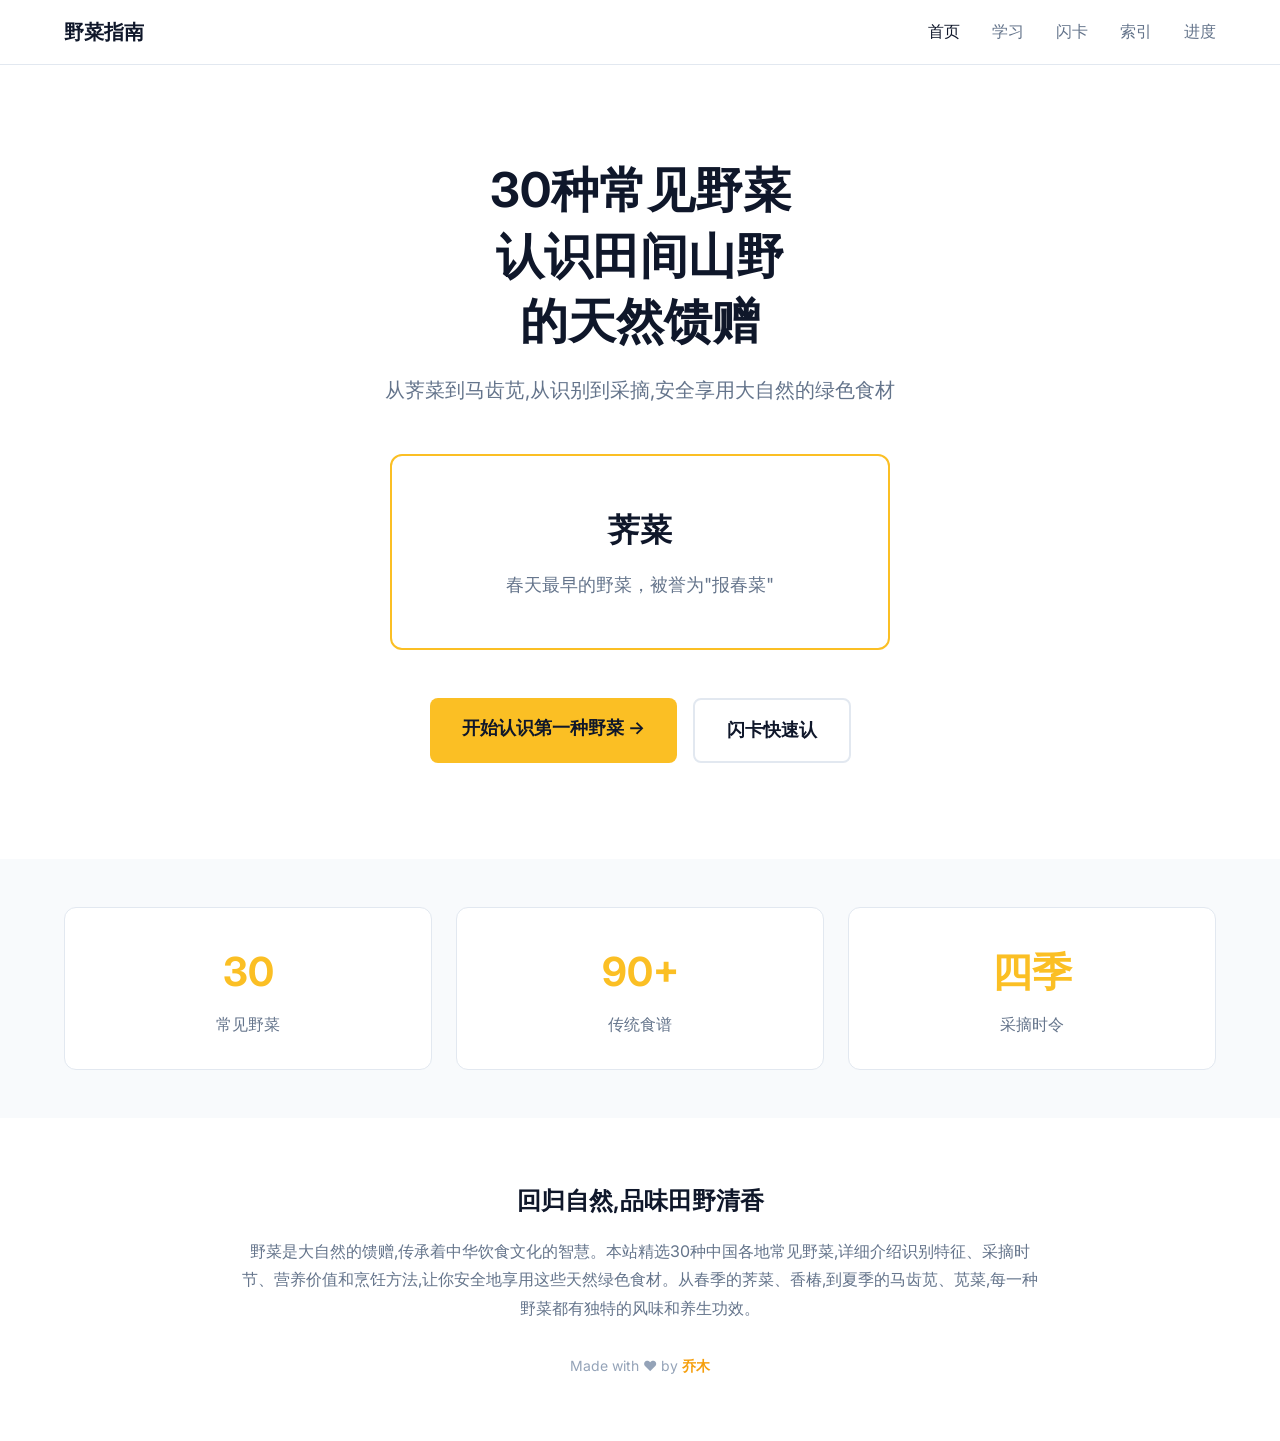
<file: index.html>
<!DOCTYPE html>
<html lang="zh-CN">
<head>
  <meta charset="UTF-8">
  <meta name="viewport" content="width=device-width, initial-scale=1.0">
  <title>野菜识别与采食指南</title>

  <!-- SEO 基础 -->
  <meta name="description" content="野菜是大自然的馈赠,传承着中华饮食文化的智慧。本站精选30种中国各地常见野菜,详细介绍识别特征、采摘时节、营养价值和烹饪方法,让你安全地享用这些天然绿色食材。">
  <meta name="keywords" content="野菜,学习,知识,野菜识别,野菜采摘,可食用野菜,荠菜,马齿苋,蒲公英">
  <meta name="author" content="乔木">
  <meta name="language" content="zh-CN">
  <meta name="robots" content="index, follow">
  <link rel="canonical" href="https://wild-vegetables.vercel.app/">

  <!-- Open Graph (社交分享) -->
  <meta property="og:title" content="野菜识别与采食指南">
  <meta property="og:description" content="野菜是大自然的馈赠,传承着中华饮食文化的智慧。本站精选30种中国各地常见野菜,详细介绍识别特征、采摘时节、营养价值和烹饪方法。">
  <meta property="og:type" content="website">
  <meta property="og:url" content="https://wild-vegetables.vercel.app/">
  <meta property="og:image" content="https://wild-vegetables.vercel.app/icon-512.png">
  <meta property="og:site_name" content="野菜识别与采食指南">
  <meta property="og:locale" content="zh_CN">

  <!-- Twitter Card -->
  <meta name="twitter:card" content="summary_large_image">
  <meta name="twitter:site" content="@vista8">
  <meta name="twitter:creator" content="@vista8">
  <meta name="twitter:title" content="野菜识别与采食指南">
  <meta name="twitter:description" content="野菜是大自然的馈赠,传承着中华饮食文化的智慧。本站精选30种中国各地常见野菜,详细介绍识别特征、采摘时节、营养价值和烹饪方法。">
  <meta name="twitter:image" content="https://wild-vegetables.vercel.app/icon-512.png">

  <!-- Favicon -->
  <link rel="icon" href="data:image/svg+xml,<svg xmlns='http://www.w3.org/2000/svg' viewBox='0 0 100 100'><text y='.9em' font-size='90'>🌿</text></svg>">

  <!-- PWA 支持 -->
  <link rel="manifest" href="/manifest.json">
  <meta name="theme-color" content="#FBBF24">

  <!-- iOS Safari PWA 支持 -->
  <meta name="apple-mobile-web-app-capable" content="yes">
  <meta name="apple-mobile-web-app-status-bar-style" content="black-translucent">
  <meta name="apple-mobile-web-app-title" content="野菜学习">
  <link rel="apple-touch-icon" href="/icon-192.png">

  <!-- Google Fonts -->
  <link rel="preconnect" href="https://fonts.googleapis.com">
  <link rel="preconnect" href="https://fonts.gstatic.com" crossorigin>
  <link href="https://fonts.googleapis.com/css2?family=Inter:wght@300;400;500;600;700&display=swap" rel="stylesheet">

  <!-- 样式 -->
  <link rel="stylesheet" href="css/minimal.css">
</head>
<body>
  <!-- 导航栏 -->
  <nav class="nav">
    <div class="nav-container">
      <div class="nav-logo">野菜指南</div>
      <div class="nav-links">
        <a href="index.html" class="nav-link active">首页</a>
        <a href="learn.html" class="nav-link">学习</a>
        <a href="flashcard.html" class="nav-link">闪卡</a>
        <a href="roots.html" class="nav-link">索引</a>
        <a href="progress.html" class="nav-link">进度</a>
      </div>
    </div>
  </nav>

  <!-- Hero 区 -->
  <section class="hero">
    <div class="container">
      <h1 class="hero-title">
        <span class="hero-title-line">30种常见野菜</span>
        <span class="hero-title-line">认识田间山野</span>
        <span class="hero-title-line">的天然馈赠</span>
      </h1>
      <p class="hero-subtitle">从荠菜到马齿苋,从识别到采摘,安全享用大自然的绿色食材</p>

      <!-- 动画演示区 -->
      <div class="demo-section" id="demoSection">
        <div class="demo-card" id="demoCard">
          <div class="demo-card-content">
            <div class="demo-root" id="demoRoot"></div>
            <div class="demo-meaning" id="demoMeaning"></div>
          </div>
        </div>
      </div>

      <!-- CTA 按钮 -->
      <div class="hero-cta">
        <a href="learn.html" class="btn btn-primary btn-large">开始认识第一种野菜 →</a>
        <a href="flashcard.html" class="btn btn-secondary btn-large">闪卡快速认</a>
      </div>
    </div>
  </section>

  <!-- 统计卡片 -->
  <section class="stats">
    <div class="container">
      <div class="stats-grid">
        <div class="stat-card">
          <div class="stat-value">30</div>
          <div class="stat-label">常见野菜</div>
        </div>
        <div class="stat-card">
          <div class="stat-value">90+</div>
          <div class="stat-label">传统食谱</div>
        </div>
        <div class="stat-card">
          <div class="stat-value">四季</div>
          <div class="stat-label">采摘时令</div>
        </div>
      </div>
    </div>
  </section>

  <!-- 底部介绍 -->
  <footer class="footer">
    <div class="container">
      <p class="footer-tagline">回归自然,品味田野清香</p>
      <p class="footer-description">
        野菜是大自然的馈赠,传承着中华饮食文化的智慧。本站精选30种中国各地常见野菜,详细介绍识别特征、采摘时节、营养价值和烹饪方法,让你安全地享用这些天然绿色食材。从春季的荠菜、香椿,到夏季的马齿苋、苋菜,每一种野菜都有独特的风味和养生功效。
      </p>
      <p class="footer-credit">Made with ❤️ by <a href="https://twitter.com/vista8" target="_blank">乔木</a></p>
    </div>
  </footer>

  <!-- 脚本 -->
  <script src="js/siteConfig.js"></script>
  <script src="js/wordData.js"></script>
  <script>
    // 首页动画演示
    (function() {
      try {
        const demoCard = document.getElementById('demoCard');
        const demoRoot = document.getElementById('demoRoot');
        const demoMeaning = document.getElementById('demoMeaning');

        if (!demoCard || !demoRoot || !demoMeaning || typeof WordRoots === 'undefined') {
          return;
        }

        // 取前5个野菜用于演示
        const demoItems = WordRoots.slice(0, 5);
        let currentIndex = 0;

        function showNext() {
          const item = demoItems[currentIndex];

          // 淡出
          demoCard.style.opacity = '0';

          setTimeout(() => {
            // 更新内容
            if (demoRoot && demoMeaning) {
              demoRoot.textContent = item.root;
              demoMeaning.textContent = item.meaning;
            }

            // 淡入
            demoCard.style.opacity = '1';

            // 下一个
            currentIndex = (currentIndex + 1) % demoItems.length;
          }, 300);
        }

        // 初始显示
        if (demoItems.length > 0) {
          demoRoot.textContent = demoItems[0].root;
          demoMeaning.textContent = demoItems[0].meaning;
          currentIndex = 1;
        }

        // 每3秒切换
        setInterval(showNext, 3000);
      } catch (error) {
        console.error('Demo animation error:', error);
      }
    })();
  </script>
</body>
</html>
</file>
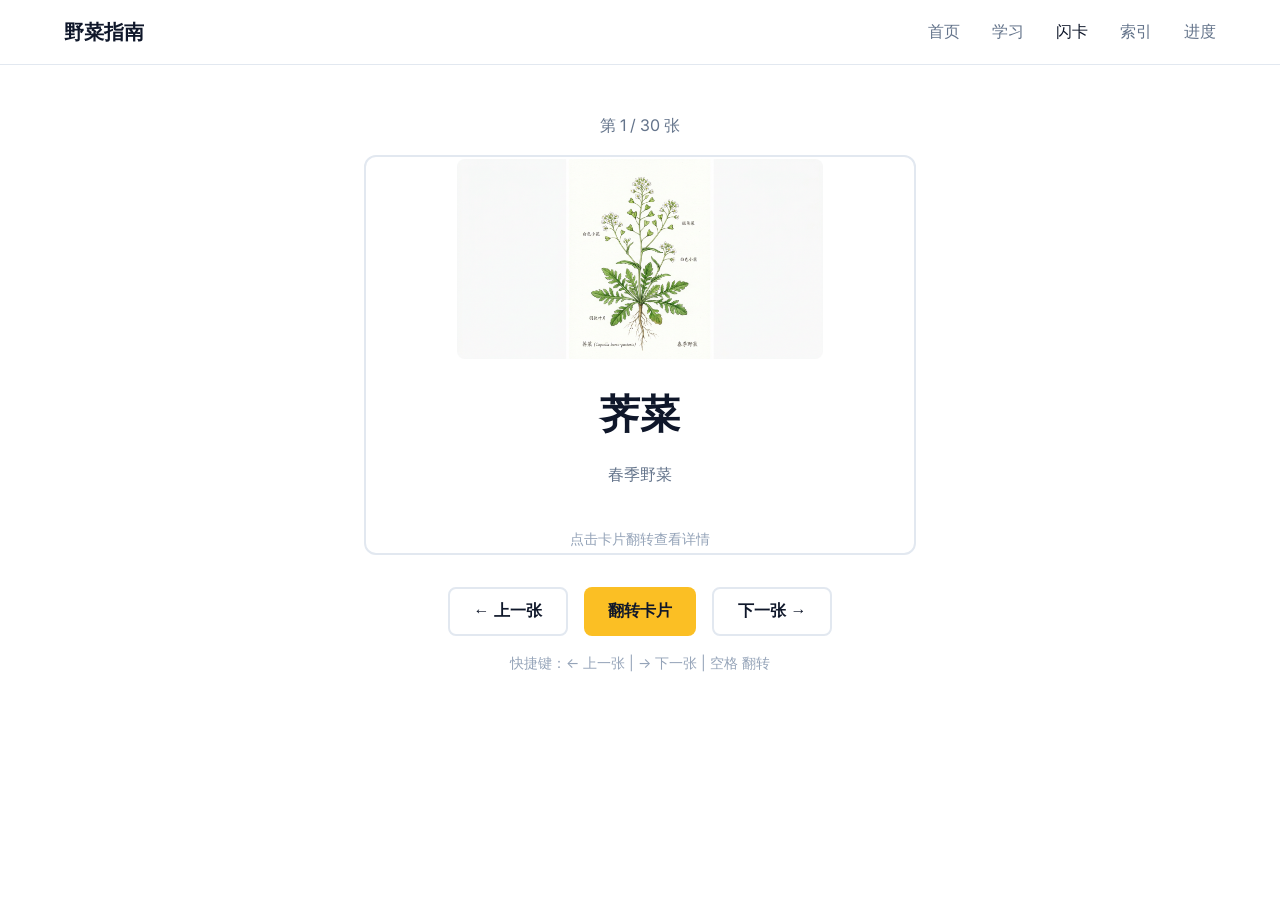
<file: flashcard.html>
<!DOCTYPE html>
<html lang="zh-CN">
<head>
  <meta charset="UTF-8">
  <meta name="viewport" content="width=device-width, initial-scale=1.0">
  <title>闪卡复习 - 野菜识别与采食指南</title>
  <meta name="description" content="通过闪卡快速复习30种常见野菜">
  <link rel="icon" href="data:image/svg+xml,<svg xmlns='http://www.w3.org/2000/svg' viewBox='0 0 100 100'><text y='.9em' font-size='90'>🌿</text></svg>">
  <link rel="manifest" href="/manifest.json">
  <meta name="theme-color" content="#FBBF24">
  <link rel="preconnect" href="https://fonts.googleapis.com">
  <link rel="preconnect" href="https://fonts.gstatic.com" crossorigin>
  <link href="https://fonts.googleapis.com/css2?family=Inter:wght@300;400;500;600;700&display=swap" rel="stylesheet">
  <link rel="stylesheet" href="css/minimal.css">
</head>
<body>
  <nav class="nav">
    <div class="nav-container">
      <div class="nav-logo">野菜指南</div>
      <div class="nav-links">
        <a href="index.html" class="nav-link">首页</a>
        <a href="learn.html" class="nav-link">学习</a>
        <a href="flashcard.html" class="nav-link active">闪卡</a>
        <a href="roots.html" class="nav-link">索引</a>
        <a href="progress.html" class="nav-link">进度</a>
      </div>
    </div>
  </nav>

  <div class="flashcard-container">
    <div class="learn-progress" id="progressText"></div>

    <div class="flashcard" id="flashcard">
      <div class="flashcard-inner">
        <div class="flashcard-front">
          <div id="frontImage" style="display: none; margin-bottom: 1rem;">
            <img id="frontImg" src="" alt="" style="max-width: 100%; max-height: 200px; border-radius: 8px; object-fit: cover;">
          </div>
          <div class="flashcard-root" id="frontRoot"></div>
          <div class="flashcard-category" id="frontCategory"></div>
          <p class="flashcard-hint">点击卡片翻转查看详情</p>
        </div>
        <div class="flashcard-back">
          <div id="backImage" style="display: none; margin-bottom: 1rem;">
            <img id="backImg" src="" alt="" style="max-width: 100%; max-height: 180px; border-radius: 8px; object-fit: cover;">
          </div>
          <div class="flashcard-meaning" id="backMeaning"></div>
          <div class="flashcard-description" id="backDescription"></div>
        </div>
      </div>
    </div>

    <div class="flashcard-controls">
      <button class="btn btn-secondary" id="prevBtn">← 上一张</button>
      <button class="btn btn-primary" id="flipBtn">翻转卡片</button>
      <button class="btn btn-secondary" id="nextBtn">下一张 →</button>
    </div>
    <p class="flashcard-hint">快捷键：← 上一张 | → 下一张 | 空格 翻转</p>
  </div>

  <script src="js/wordData.js"></script>
  <script>
    (function() {
      try {
        let currentIndex = 0;
        const flashcard = document.getElementById('flashcard');
        const progressText = document.getElementById('progressText');
        const frontRoot = document.getElementById('frontRoot');
        const frontCategory = document.getElementById('frontCategory');
        const frontImage = document.getElementById('frontImage');
        const frontImg = document.getElementById('frontImg');
        const backMeaning = document.getElementById('backMeaning');
        const backDescription = document.getElementById('backDescription');
        const backImage = document.getElementById('backImage');
        const backImg = document.getElementById('backImg');
        const prevBtn = document.getElementById('prevBtn');
        const nextBtn = document.getElementById('nextBtn');
        const flipBtn = document.getElementById('flipBtn');

        function renderCard() {
          if (!WordRoots || WordRoots.length === 0) {
            console.error('No data available');
            return;
          }

          const item = WordRoots[currentIndex];

          // 移除翻转状态
          if (flashcard) flashcard.classList.remove('flipped');

          // 更新内容
          if (frontRoot) frontRoot.textContent = item.root;
          if (frontCategory) frontCategory.textContent = item.origin;
          if (backMeaning) backMeaning.textContent = item.meaning;
          if (backDescription) backDescription.textContent = item.description.substring(0, 150) + '...';

          // 更新图片
          if (item.image) {
            if (frontImage && frontImg) {
              frontImg.src = item.image;
              frontImg.alt = item.root;
              frontImage.style.display = 'block';
            }
            if (backImage && backImg) {
              backImg.src = item.image;
              backImg.alt = item.root;
              backImage.style.display = 'block';
            }
          } else {
            if (frontImage) frontImage.style.display = 'none';
            if (backImage) backImage.style.display = 'none';
          }

          // 更新进度
          if (progressText) {
            progressText.textContent = `第 ${currentIndex + 1} / ${WordRoots.length} 张`;
          }

          // 更新按钮状态
          if (prevBtn) prevBtn.disabled = currentIndex === 0;
          if (nextBtn) nextBtn.disabled = currentIndex === WordRoots.length - 1;
        }

        function flipCard() {
          if (flashcard) {
            flashcard.classList.toggle('flipped');
          }
        }

        if (prevBtn) {
          prevBtn.onclick = () => {
            if (currentIndex > 0) {
              currentIndex--;
              renderCard();
            }
          };
        }

        if (nextBtn) {
          nextBtn.onclick = () => {
            if (currentIndex < WordRoots.length - 1) {
              currentIndex++;
              renderCard();
            }
          };
        }

        if (flipBtn) {
          flipBtn.onclick = flipCard;
        }

        if (flashcard) {
          flashcard.onclick = flipCard;
        }

        // 键盘快捷键
        document.addEventListener('keydown', (e) => {
          if (e.key === 'ArrowLeft' && currentIndex > 0) {
            currentIndex--;
            renderCard();
          } else if (e.key === 'ArrowRight' && currentIndex < WordRoots.length - 1) {
            currentIndex++;
            renderCard();
          } else if (e.key === ' ') {
            e.preventDefault();
            flipCard();
          }
        });

        // 初始渲染
        renderCard();
      } catch (error) {
        console.error('Flashcard error:', error);
      }
    })();
  </script>
</body>
</html>
</file>
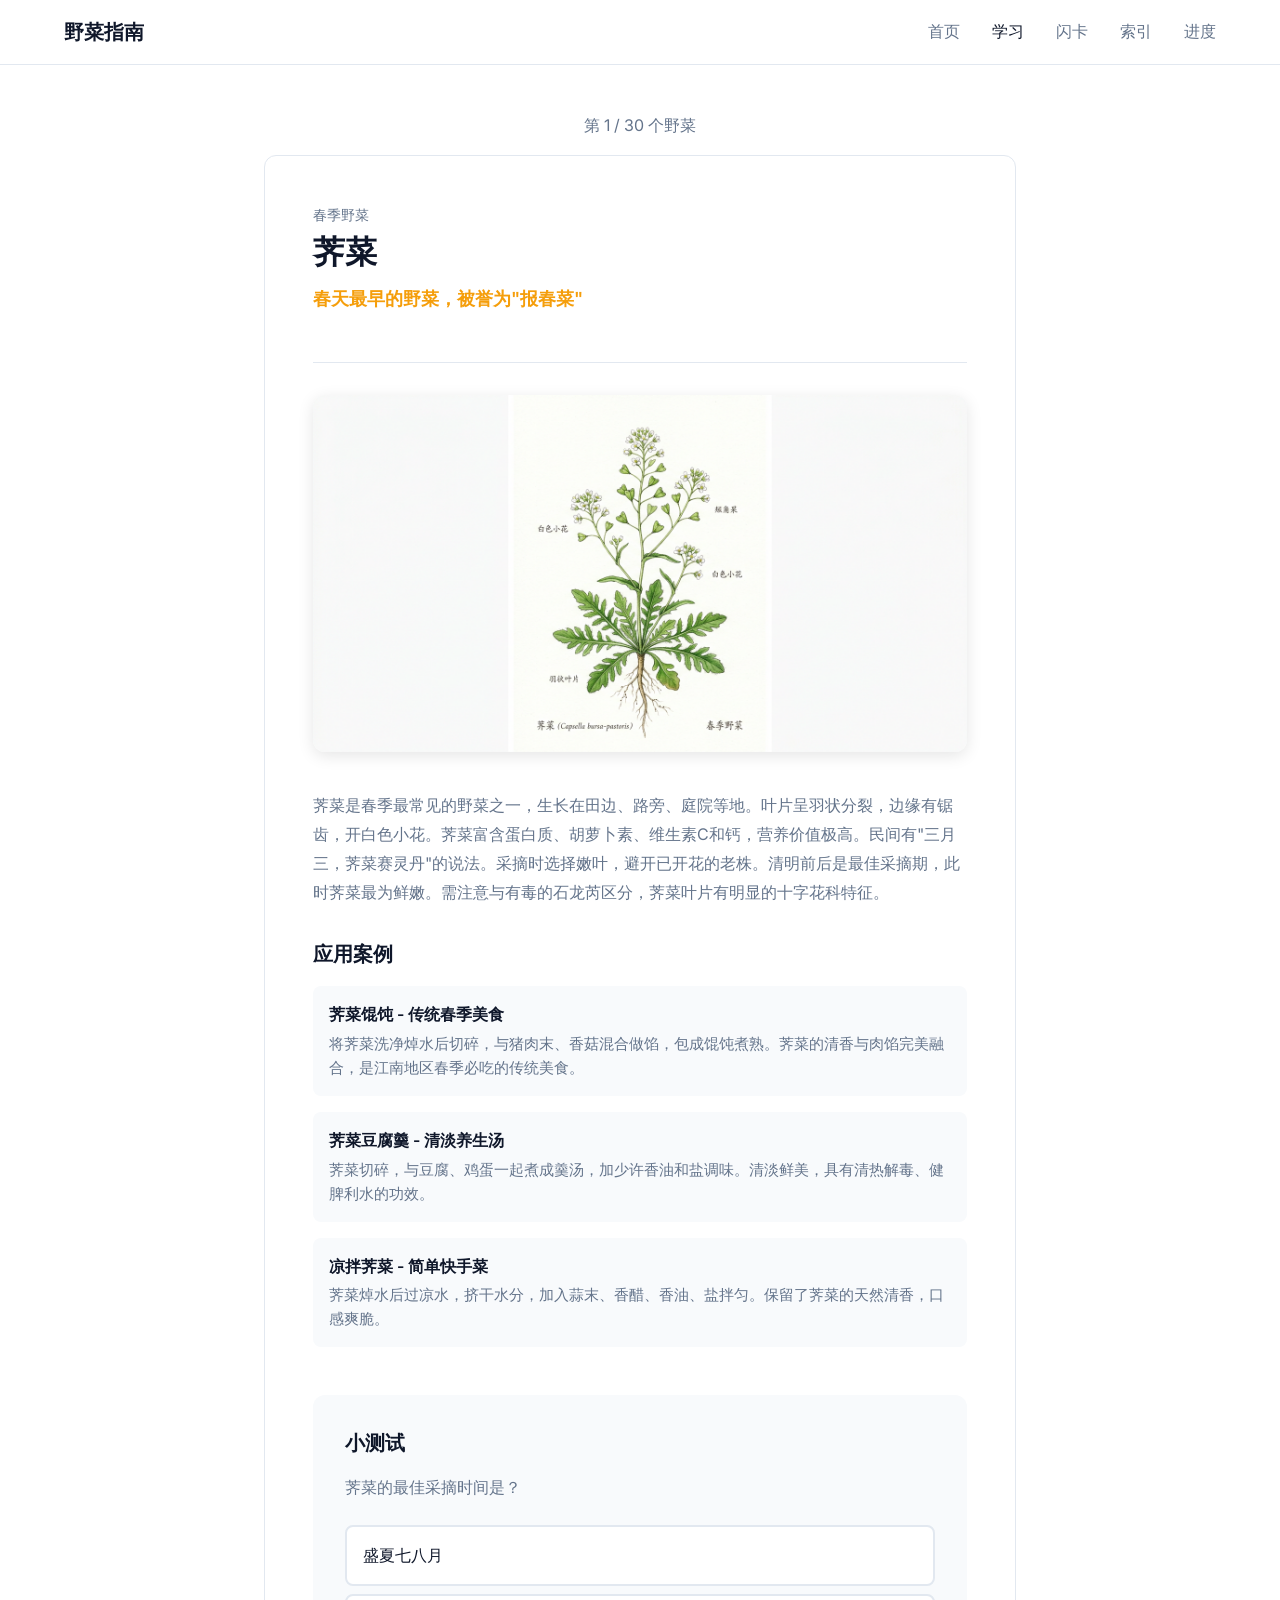
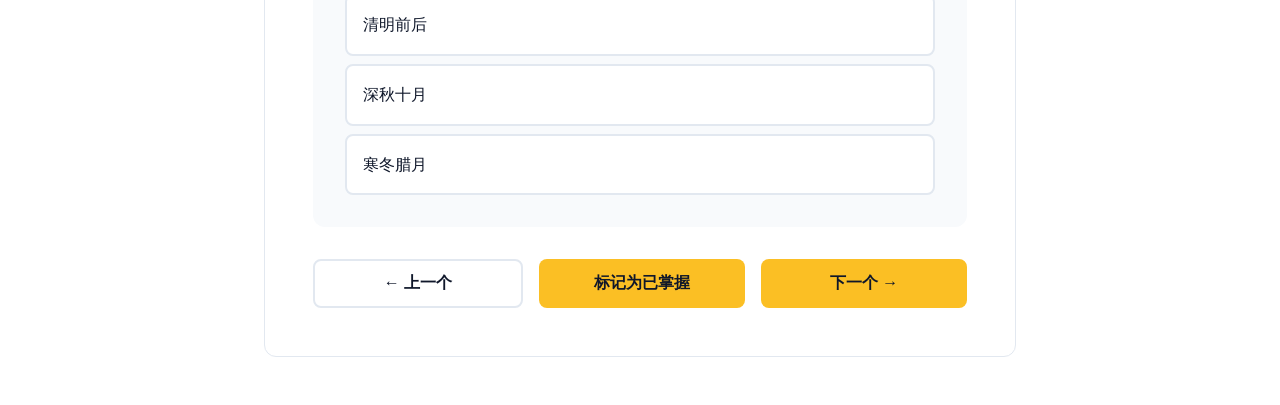
<file: learn.html>
<!DOCTYPE html>
<html lang="zh-CN">
<head>
  <meta charset="UTF-8">
  <meta name="viewport" content="width=device-width, initial-scale=1.0">
  <title>渐进式学习 - 野菜识别与采食指南</title>
  <meta name="description" content="渐进式学习30种常见野菜,逐个掌握识别特征、采摘方法和烹饪技巧">
  <link rel="icon" href="data:image/svg+xml,<svg xmlns='http://www.w3.org/2000/svg' viewBox='0 0 100 100'><text y='.9em' font-size='90'>🌿</text></svg>">
  <link rel="manifest" href="/manifest.json">
  <meta name="theme-color" content="#FBBF24">
  <link rel="preconnect" href="https://fonts.googleapis.com">
  <link rel="preconnect" href="https://fonts.gstatic.com" crossorigin>
  <link href="https://fonts.googleapis.com/css2?family=Inter:wght@300;400;500;600;700&display=swap" rel="stylesheet">
  <link rel="stylesheet" href="css/minimal.css">
</head>
<body>
  <nav class="nav">
    <div class="nav-container">
      <div class="nav-logo">野菜指南</div>
      <div class="nav-links">
        <a href="index.html" class="nav-link">首页</a>
        <a href="learn.html" class="nav-link active">学习</a>
        <a href="flashcard.html" class="nav-link">闪卡</a>
        <a href="roots.html" class="nav-link">索引</a>
        <a href="progress.html" class="nav-link">进度</a>
      </div>
    </div>
  </nav>

  <div class="learn-container">
    <div class="learn-progress" id="progressText"></div>

    <div class="learn-card" id="learnCard">
      <div class="learn-header">
        <div class="learn-category" id="category"></div>
        <h1 class="learn-title" id="title"></h1>
        <div class="learn-meaning" id="meaning"></div>
      </div>

      <div id="imageSection" style="display: none; text-align: center; margin-bottom: 2rem;">
        <img id="vegetableImage" src="" alt="" style="max-width: 100%; max-height: 400px; border-radius: 12px; box-shadow: 0 4px 16px rgba(0,0,0,0.1);">
      </div>

      <div class="learn-description" id="description"></div>

      <div class="learn-examples" id="examplesSection">
        <h3 class="learn-examples-title">应用案例</h3>
        <div id="examplesList"></div>
      </div>

      <div class="quiz-section" id="quizSection" style="display: none;">
        <h3 class="quiz-title">小测试</h3>
        <div class="quiz-question" id="quizQuestion"></div>
        <div class="quiz-options" id="quizOptions"></div>
        <div class="quiz-feedback" id="quizFeedback" style="display: none;"></div>
      </div>

      <div class="learn-nav">
        <button class="btn btn-secondary btn-nav" id="prevBtn">← 上一个</button>
        <button class="btn btn-primary btn-nav" id="masteredBtn">已掌握 ✓</button>
        <button class="btn btn-primary btn-nav" id="nextBtn">下一个 →</button>
      </div>
    </div>
  </div>

  <script src="js/wordData.js"></script>
  <script src="js/storage.js"></script>
  <script>
    (function() {
      try {
        let currentIndex = 0;
        const progressText = document.getElementById('progressText');
        const category = document.getElementById('category');
        const title = document.getElementById('title');
        const meaning = document.getElementById('meaning');
        const description = document.getElementById('description');
        const examplesList = document.getElementById('examplesList');
        const quizSection = document.getElementById('quizSection');
        const quizQuestion = document.getElementById('quizQuestion');
        const quizOptions = document.getElementById('quizOptions');
        const quizFeedback = document.getElementById('quizFeedback');
        const prevBtn = document.getElementById('prevBtn');
        const nextBtn = document.getElementById('nextBtn');
        const masteredBtn = document.getElementById('masteredBtn');

        function renderLearn() {
          if (!WordRoots || WordRoots.length === 0) {
            console.error('No data available');
            return;
          }

          const item = WordRoots[currentIndex];

          // 更新进度
          if (progressText) {
            progressText.textContent = `第 ${currentIndex + 1} / ${WordRoots.length} 个野菜`;
          }

          // 更新内容
          if (category) category.textContent = item.origin;
          if (title) title.textContent = item.root;
          if (meaning) meaning.textContent = item.meaning;
          if (description) description.textContent = item.description;

          // 显示图片（如果存在）
          const imageSection = document.getElementById('imageSection');
          const vegetableImage = document.getElementById('vegetableImage');
          if (item.image && imageSection && vegetableImage) {
            vegetableImage.src = item.image;
            vegetableImage.alt = item.root;
            imageSection.style.display = 'block';
          } else if (imageSection) {
            imageSection.style.display = 'none';
          }

          // 渲染案例
          if (examplesList && item.examples) {
            examplesList.innerHTML = '';
            item.examples.forEach(ex => {
              const div = document.createElement('div');
              div.className = 'example-item';
              div.innerHTML = `
                <div class="example-word">${ex.word} - ${ex.meaning}</div>
                <div class="example-explanation">${ex.explanation}</div>
              `;
              examplesList.appendChild(div);
            });
          }

          // 渲染测试题
          if (item.quiz && quizSection) {
            quizSection.style.display = 'block';
            if (quizQuestion) quizQuestion.textContent = item.quiz.question;
            if (quizOptions) {
              quizOptions.innerHTML = '';
              item.quiz.options.forEach((opt, idx) => {
                const div = document.createElement('div');
                div.className = 'quiz-option';
                div.textContent = opt;
                div.onclick = () => checkAnswer(idx, item.quiz.correctAnswer);
                quizOptions.appendChild(div);
              });
            }
            if (quizFeedback) quizFeedback.style.display = 'none';
          }

          // 更新按钮状态
          if (prevBtn) prevBtn.disabled = currentIndex === 0;
          if (nextBtn) nextBtn.disabled = currentIndex === WordRoots.length - 1;

          // 检查是否已掌握
          updateMasteredButton();
        }

        function checkAnswer(selected, correct) {
          const options = document.querySelectorAll('.quiz-option');
          options.forEach((opt, idx) => {
            opt.onclick = null;
            if (idx === correct) {
              opt.classList.add('correct');
            } else if (idx === selected && selected !== correct) {
              opt.classList.add('incorrect');
            }
          });

          if (quizFeedback) {
            quizFeedback.style.display = 'block';
            if (selected === correct) {
              quizFeedback.className = 'quiz-feedback correct';
              quizFeedback.textContent = '✓ 回答正确！';
            } else {
              quizFeedback.className = 'quiz-feedback incorrect';
              quizFeedback.textContent = '✗ 回答错误,正确答案是：' + WordRoots[currentIndex].quiz.options[correct];
            }
          }
        }

        function updateMasteredButton() {
          if (!masteredBtn || !WordRoots[currentIndex]) return;

          const isMastered = ProgressStorage && ProgressStorage.isMastered(WordRoots[currentIndex].id);
          if (isMastered) {
            masteredBtn.textContent = '✓ 已掌握';
            masteredBtn.classList.add('btn-secondary');
            masteredBtn.classList.remove('btn-primary');
          } else {
            masteredBtn.textContent = '标记为已掌握';
            masteredBtn.classList.add('btn-primary');
            masteredBtn.classList.remove('btn-secondary');
          }
        }

        if (prevBtn) {
          prevBtn.onclick = () => {
            if (currentIndex > 0) {
              currentIndex--;
              renderLearn();
              window.scrollTo(0, 0);
            }
          };
        }

        if (nextBtn) {
          nextBtn.onclick = () => {
            if (currentIndex < WordRoots.length - 1) {
              currentIndex++;
              renderLearn();
              window.scrollTo(0, 0);
            }
          };
        }

        if (masteredBtn) {
          masteredBtn.onclick = () => {
            const item = WordRoots[currentIndex];
            if (ProgressStorage) {
              ProgressStorage.toggleMastered(item.id);
              updateMasteredButton();
            }
          };
        }

        // 初始渲染
        renderLearn();
      } catch (error) {
        console.error('Learn page error:', error);
      }
    })();
  </script>
</body>
</html>
</file>
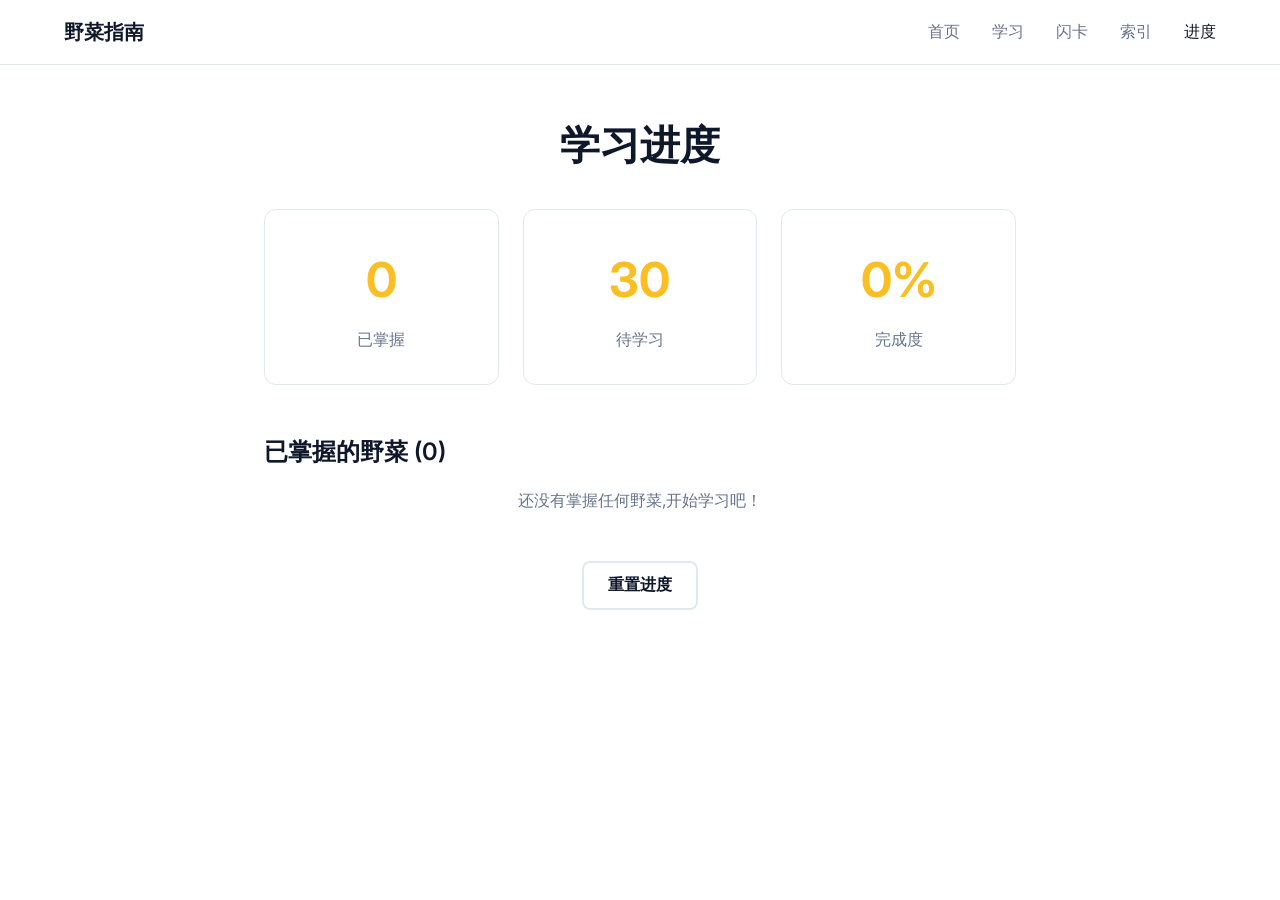
<file: progress.html>
<!DOCTYPE html>
<html lang="zh-CN">
<head>
  <meta charset="UTF-8">
  <meta name="viewport" content="width=device-width, initial-scale=1.0">
  <title>学习进度 - 野菜识别与采食指南</title>
  <meta name="description" content="查看您的野菜学习进度和已掌握的野菜列表">
  <link rel="icon" href="data:image/svg+xml,<svg xmlns='http://www.w3.org/2000/svg' viewBox='0 0 100 100'><text y='.9em' font-size='90'>🌿</text></svg>">
  <link rel="manifest" href="/manifest.json">
  <meta name="theme-color" content="#FBBF24">
  <link rel="preconnect" href="https://fonts.googleapis.com">
  <link rel="preconnect" href="https://fonts.gstatic.com" crossorigin>
  <link href="https://fonts.googleapis.com/css2?family=Inter:wght@300;400;500;600;700&display=swap" rel="stylesheet">
  <link rel="stylesheet" href="css/minimal.css">
</head>
<body>
  <nav class="nav">
    <div class="nav-container">
      <div class="nav-logo">野菜指南</div>
      <div class="nav-links">
        <a href="index.html" class="nav-link">首页</a>
        <a href="learn.html" class="nav-link">学习</a>
        <a href="flashcard.html" class="nav-link">闪卡</a>
        <a href="roots.html" class="nav-link">索引</a>
        <a href="progress.html" class="nav-link active">进度</a>
      </div>
    </div>
  </nav>

  <div class="progress-container">
    <h1 style="text-align: center; font-size: 2.5rem; margin-bottom: 2rem;">学习进度</h1>

    <div class="progress-stats">
      <div class="progress-stat-card">
        <div class="progress-stat-value" id="masteredCount">0</div>
        <div class="progress-stat-label">已掌握</div>
      </div>
      <div class="progress-stat-card">
        <div class="progress-stat-value" id="remainingCount">0</div>
        <div class="progress-stat-label">待学习</div>
      </div>
      <div class="progress-stat-card">
        <div class="progress-stat-value" id="progressPercent">0%</div>
        <div class="progress-stat-label">完成度</div>
      </div>
    </div>

    <div class="progress-section">
      <h2 class="progress-section-title">已掌握的野菜 (<span id="masteredListCount">0</span>)</h2>
      <div class="mastered-list" id="masteredList"></div>
    </div>

    <div style="text-align: center; margin-top: 3rem;">
      <button class="btn btn-secondary" id="resetBtn">重置进度</button>
    </div>
  </div>

  <script src="js/wordData.js"></script>
  <script src="js/storage.js"></script>
  <script>
    (function() {
      try {
        const masteredCount = document.getElementById('masteredCount');
        const remainingCount = document.getElementById('remainingCount');
        const progressPercent = document.getElementById('progressPercent');
        const masteredList = document.getElementById('masteredList');
        const masteredListCount = document.getElementById('masteredListCount');
        const resetBtn = document.getElementById('resetBtn');

        function renderProgress() {
          if (!WordRoots || !ProgressStorage) return;

          const mastered = ProgressStorage.getMasteredList();
          const total = WordRoots.length;
          const remaining = total - mastered.length;
          const percent = Math.round((mastered.length / total) * 100);

          // 更新统计
          if (masteredCount) masteredCount.textContent = mastered.length;
          if (remainingCount) remainingCount.textContent = remaining;
          if (progressPercent) progressPercent.textContent = percent + '%';
          if (masteredListCount) masteredListCount.textContent = mastered.length;

          // 渲染已掌握列表
          if (masteredList) {
            masteredList.innerHTML = '';

            if (mastered.length === 0) {
              masteredList.innerHTML = '<p style="grid-column: 1/-1; text-align: center; color: var(--color-text-secondary);">还没有掌握任何野菜,开始学习吧！</p>';
              return;
            }

            const masteredRoots = WordRoots.filter(item => mastered.includes(item.id));
            masteredRoots.forEach(item => {
              const div = document.createElement('div');
              div.className = 'mastered-item';
              div.textContent = `${item.root} - ${item.meaning}`;
              masteredList.appendChild(div);
            });
          }
        }

        if (resetBtn) {
          resetBtn.onclick = () => {
            if (confirm('确定要重置所有学习进度吗？此操作不可撤销。')) {
              if (ProgressStorage) {
                ProgressStorage.resetProgress();
                renderProgress();
                alert('进度已重置！');
              }
            }
          };
        }

        // 初始渲染
        renderProgress();
      } catch (error) {
        console.error('Progress page error:', error);
      }
    })();
  </script>
</body>
</html>
</file>
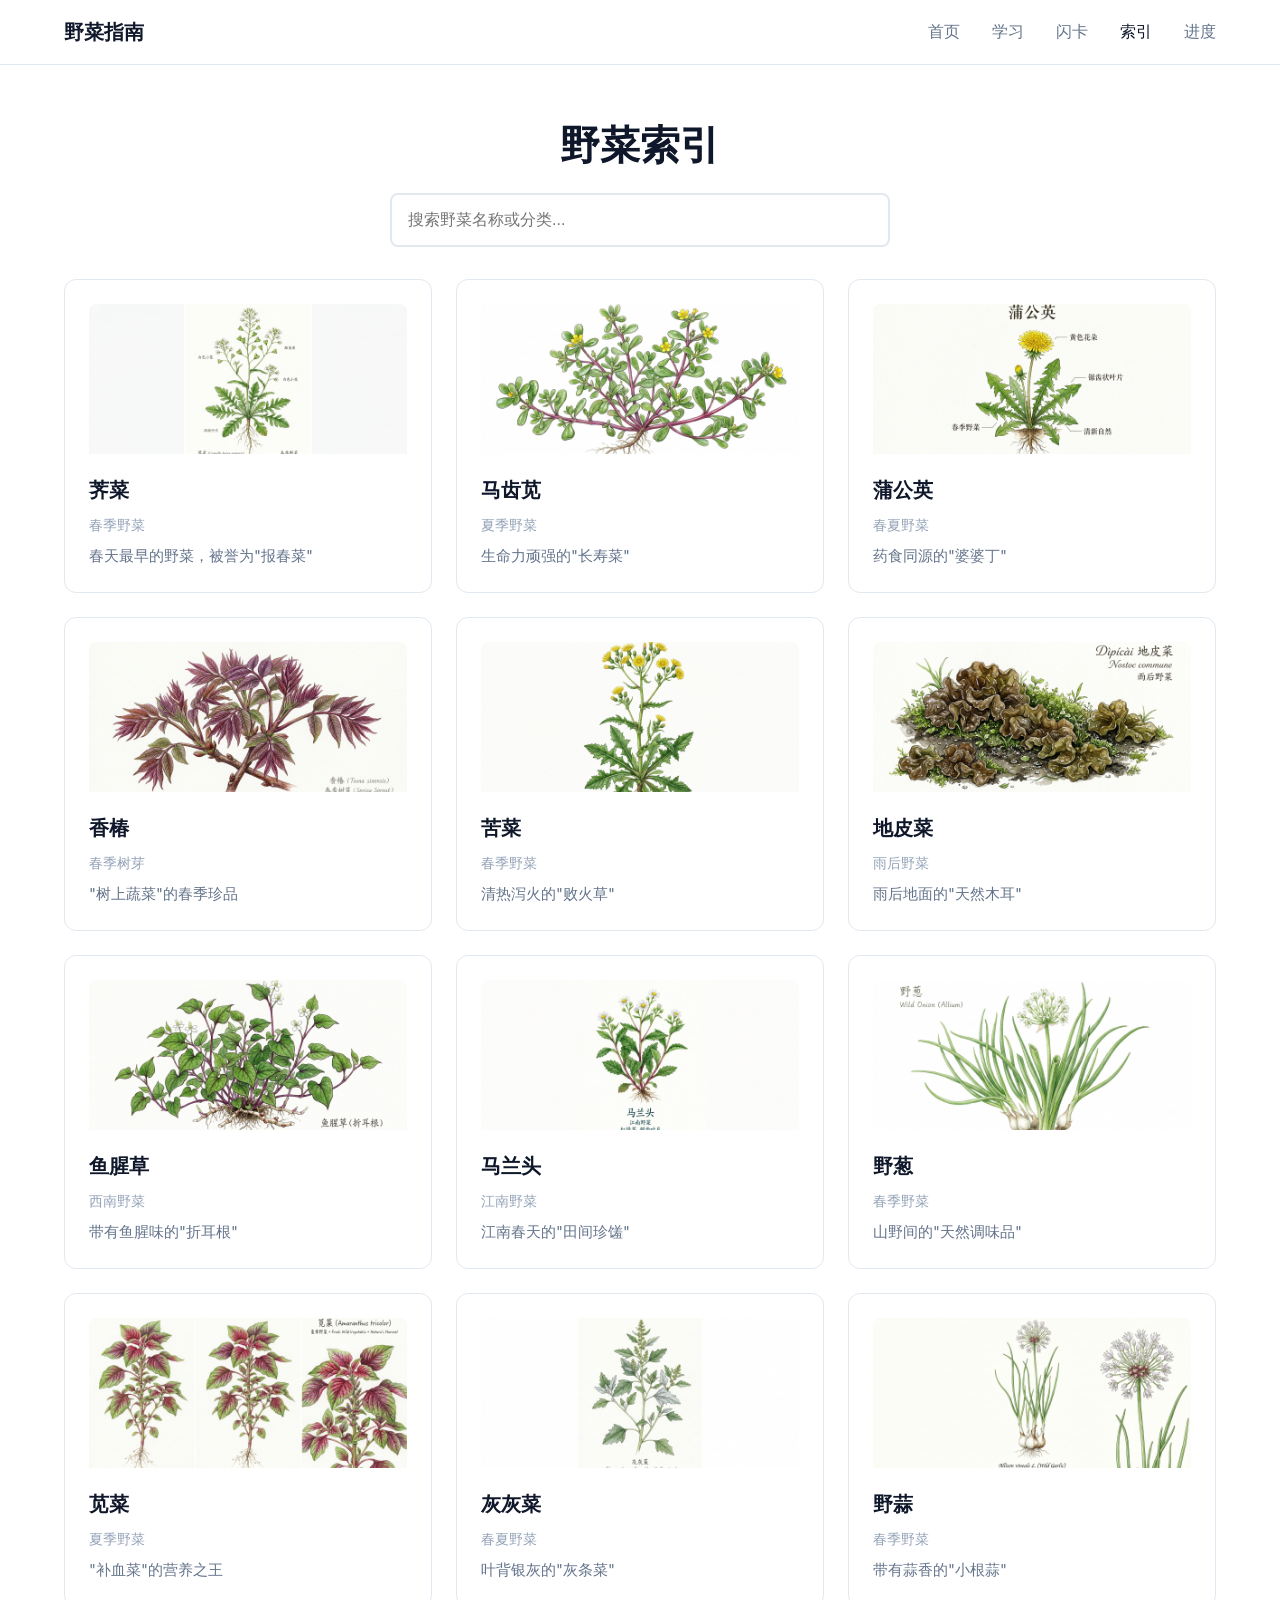
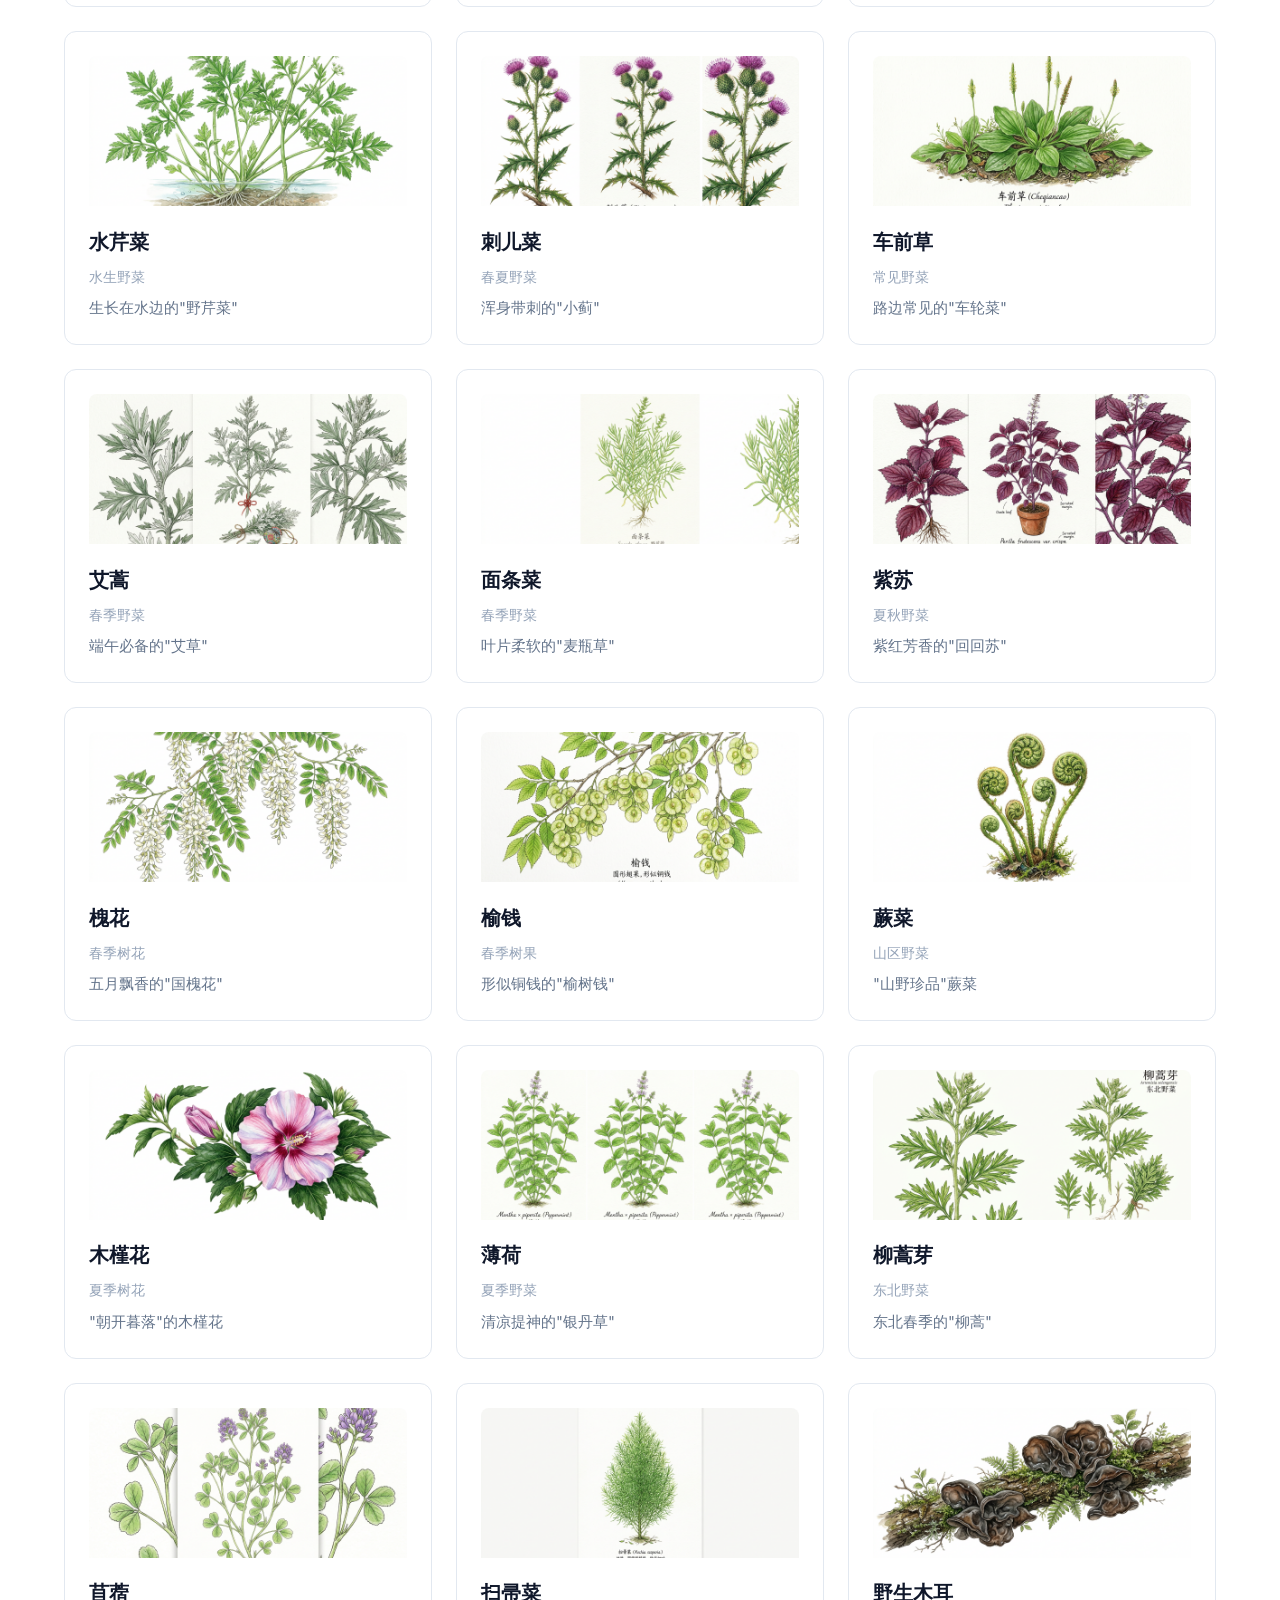
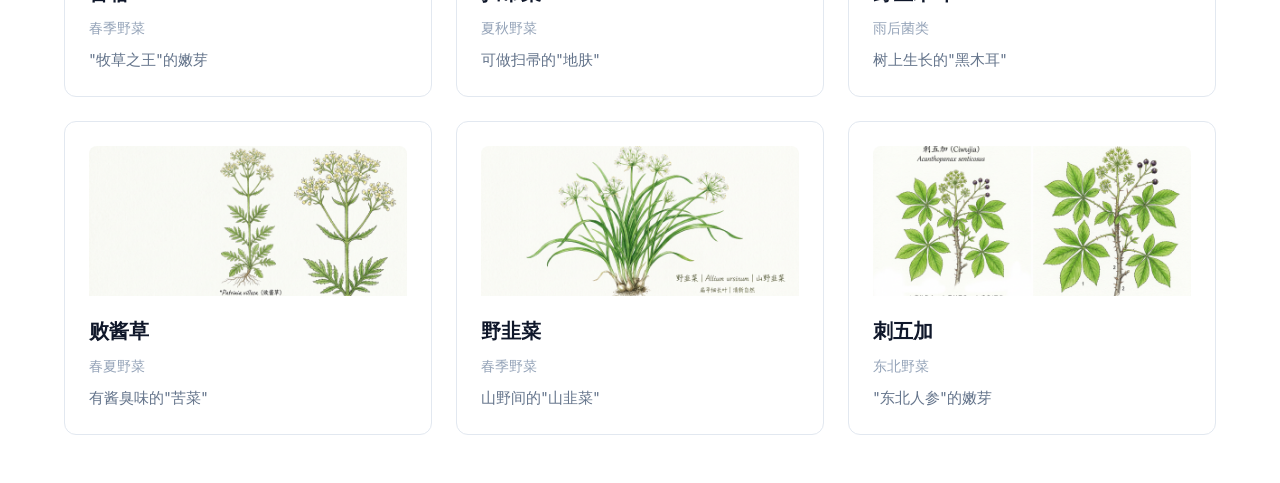
<file: root-detail.html>
<!DOCTYPE html>
<html lang="zh-CN">
<head>
  <meta charset="UTF-8">
  <meta name="viewport" content="width=device-width, initial-scale=1.0">
  <title>野菜详情 - 野菜识别与采食指南</title>
  <meta name="description" content="查看野菜的详细信息、应用案例和小测试">
  <link rel="icon" href="data:image/svg+xml,<svg xmlns='http://www.w3.org/2000/svg' viewBox='0 0 100 100'><text y='.9em' font-size='90'>🌿</text></svg>">
  <link rel="manifest" href="/manifest.json">
  <meta name="theme-color" content="#FBBF24">
  <link rel="preconnect" href="https://fonts.googleapis.com">
  <link rel="preconnect" href="https://fonts.gstatic.com" crossorigin>
  <link href="https://fonts.googleapis.com/css2?family=Inter:wght@300;400;500;600;700&display=swap" rel="stylesheet">
  <link rel="stylesheet" href="css/minimal.css">
</head>
<body>
  <nav class="nav">
    <div class="nav-container">
      <div class="nav-logo">野菜指南</div>
      <div class="nav-links">
        <a href="index.html" class="nav-link">首页</a>
        <a href="learn.html" class="nav-link">学习</a>
        <a href="flashcard.html" class="nav-link">闪卡</a>
        <a href="roots.html" class="nav-link">索引</a>
        <a href="progress.html" class="nav-link">进度</a>
      </div>
    </div>
  </nav>

  <div class="detail-container">
    <div class="detail-card">
      <div class="detail-header">
        <div class="detail-category" id="category"></div>
        <h1 class="detail-title" id="title"></h1>
      </div>

      <div id="imageSection" style="display: none; text-align: center; margin: 2rem 0;">
        <img id="vegetableImage" src="" alt="" style="max-width: 100%; max-height: 500px; border-radius: 12px; box-shadow: 0 4px 16px rgba(0,0,0,0.1);">
      </div>

      <div class="detail-meaning" id="meaning"></div>
      <div class="detail-description" id="description"></div>

      <div class="detail-section" id="examplesSection">
        <h2 class="detail-section-title">应用案例</h2>
        <div id="examplesList"></div>
      </div>

      <div class="quiz-section" id="quizSection" style="display: none;">
        <h3 class="quiz-title">小测试</h3>
        <div class="quiz-question" id="quizQuestion"></div>
        <div class="quiz-options" id="quizOptions"></div>
        <div class="quiz-feedback" id="quizFeedback" style="display: none;"></div>
      </div>

      <a href="roots.html" class="back-link">← 返回索引</a>
    </div>
  </div>

  <script src="js/wordData.js"></script>
  <script>
    (function() {
      try {
        // 获取URL参数
        const urlParams = new URLSearchParams(window.location.search);
        const rootId = parseInt(urlParams.get('id'));

        if (!rootId || !WordRoots) {
          window.location.href = 'roots.html';
          return;
        }

        const item = WordRoots.find(r => r.id === rootId);
        if (!item) {
          window.location.href = 'roots.html';
          return;
        }

        // 更新页面标题
        document.title = `${item.root} - 野菜识别与采食指南`;

        // 渲染内容
        const category = document.getElementById('category');
        const title = document.getElementById('title');
        const meaning = document.getElementById('meaning');
        const description = document.getElementById('description');
        const examplesList = document.getElementById('examplesList');
        const quizSection = document.getElementById('quizSection');
        const quizQuestion = document.getElementById('quizQuestion');
        const quizOptions = document.getElementById('quizOptions');
        const quizFeedback = document.getElementById('quizFeedback');

        if (category) category.textContent = item.origin;
        if (title) title.textContent = item.root;
        if (meaning) meaning.textContent = item.meaning;
        if (description) description.textContent = item.description;

        // 显示图片（如果存在）
        const imageSection = document.getElementById('imageSection');
        const vegetableImage = document.getElementById('vegetableImage');
        if (item.image && imageSection && vegetableImage) {
          vegetableImage.src = item.image;
          vegetableImage.alt = item.root;
          imageSection.style.display = 'block';
        }

        // 渲染案例
        if (examplesList && item.examples) {
          examplesList.innerHTML = '';
          item.examples.forEach(ex => {
            const div = document.createElement('div');
            div.className = 'example-item';
            div.innerHTML = `
              <div class="example-word">${ex.word} - ${ex.meaning}</div>
              <div class="example-explanation">${ex.explanation}</div>
            `;
            examplesList.appendChild(div);
          });
        }

        // 渲染测试题
        if (item.quiz && quizSection) {
          quizSection.style.display = 'block';
          if (quizQuestion) quizQuestion.textContent = item.quiz.question;
          if (quizOptions) {
            quizOptions.innerHTML = '';
            item.quiz.options.forEach((opt, idx) => {
              const div = document.createElement('div');
              div.className = 'quiz-option';
              div.textContent = opt;
              div.onclick = () => checkAnswer(idx, item.quiz.correctAnswer);
              quizOptions.appendChild(div);
            });
          }
        }

        function checkAnswer(selected, correct) {
          const options = document.querySelectorAll('.quiz-option');
          options.forEach((opt, idx) => {
            opt.onclick = null;
            if (idx === correct) {
              opt.classList.add('correct');
            } else if (idx === selected && selected !== correct) {
              opt.classList.add('incorrect');
            }
          });

          if (quizFeedback) {
            quizFeedback.style.display = 'block';
            if (selected === correct) {
              quizFeedback.className = 'quiz-feedback correct';
              quizFeedback.textContent = '✓ 回答正确！';
            } else {
              quizFeedback.className = 'quiz-feedback incorrect';
              quizFeedback.textContent = '✗ 回答错误,正确答案是：' + item.quiz.options[correct];
            }
          }
        }
      } catch (error) {
        console.error('Detail page error:', error);
      }
    })();
  </script>
</body>
</html>
</file>
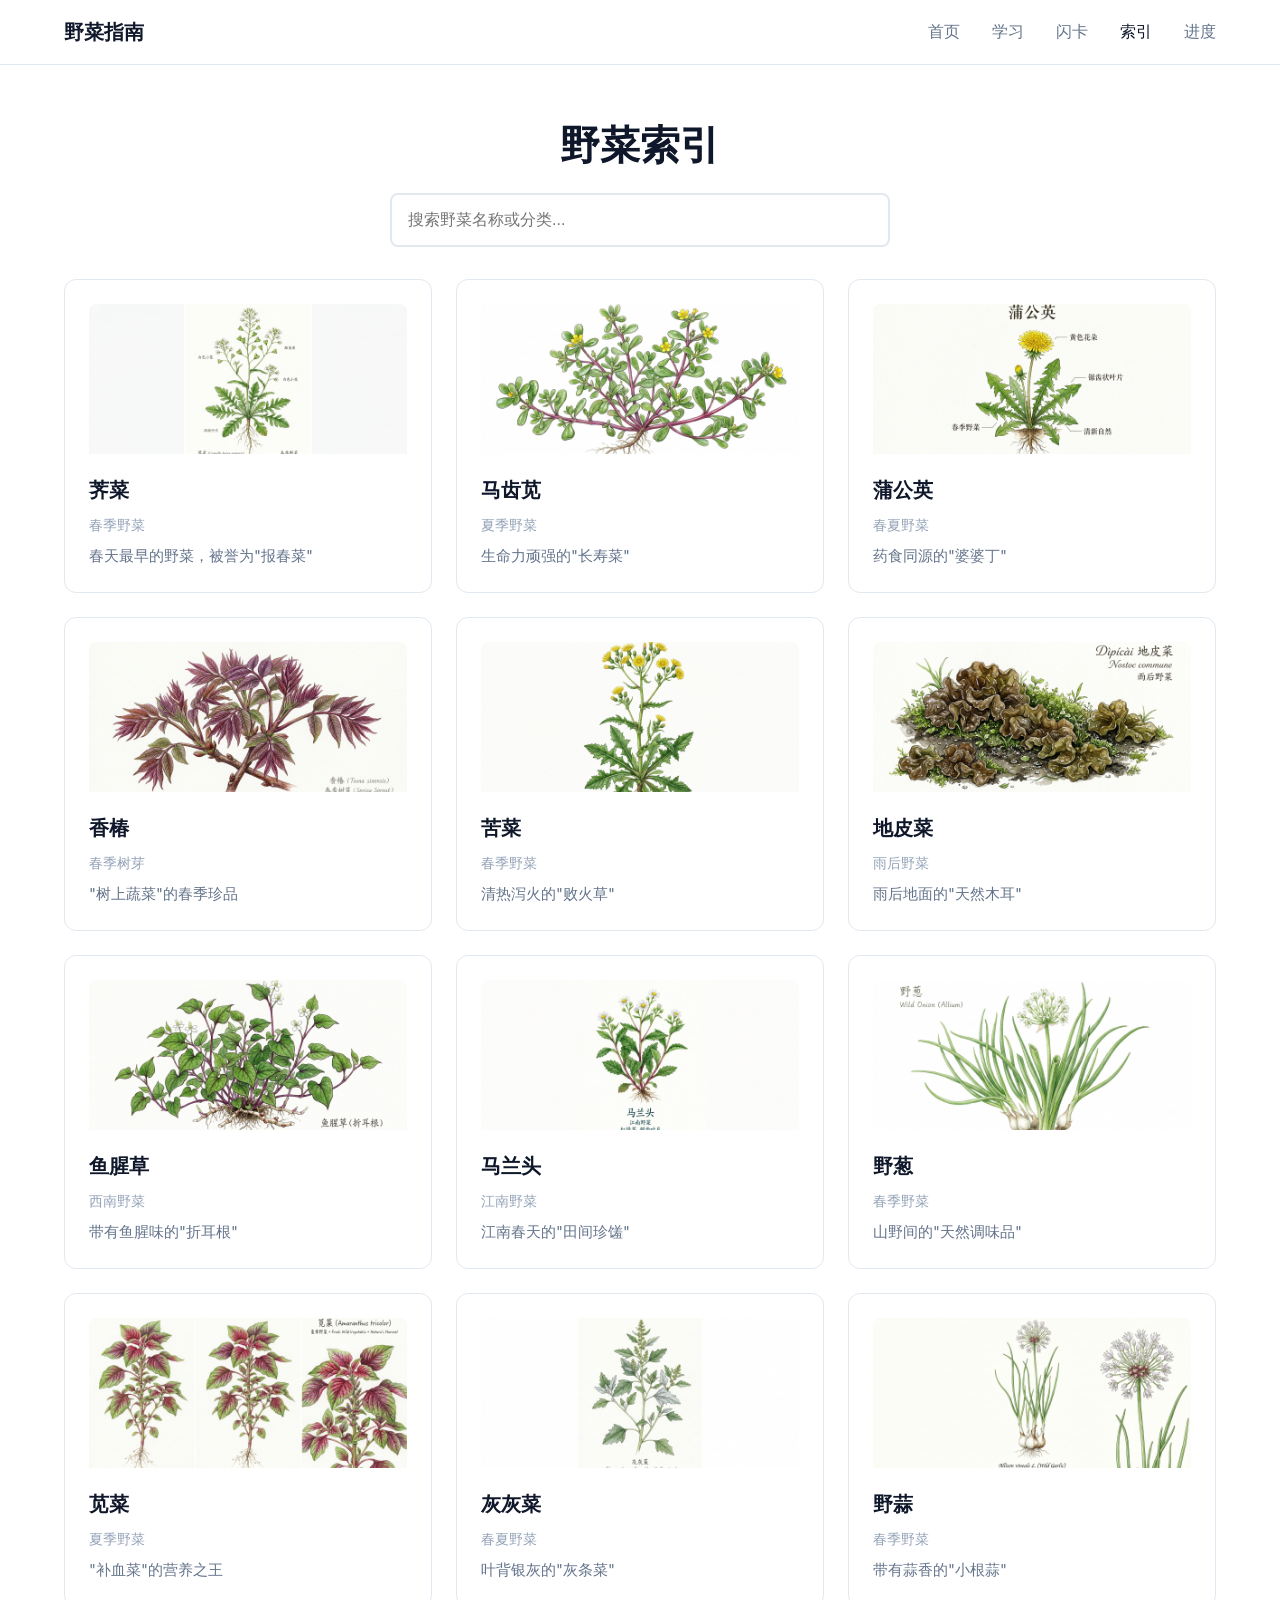
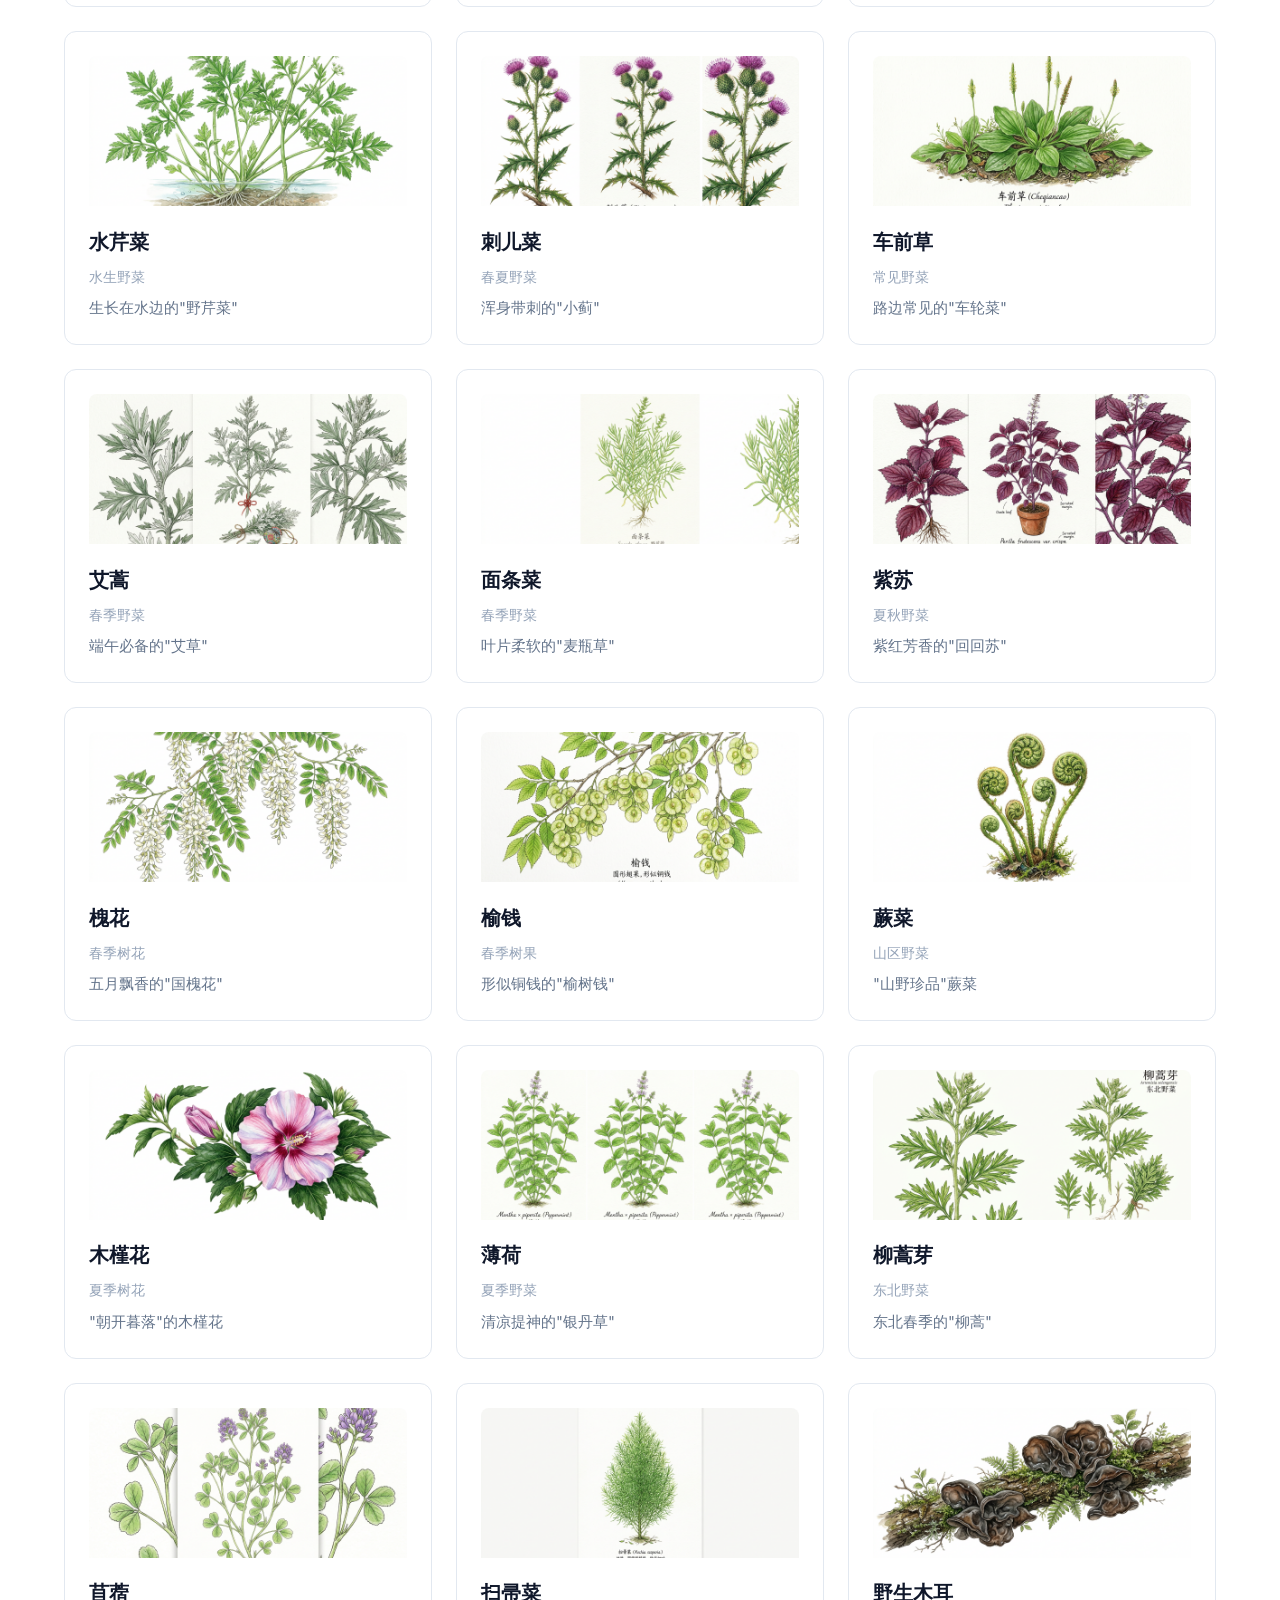
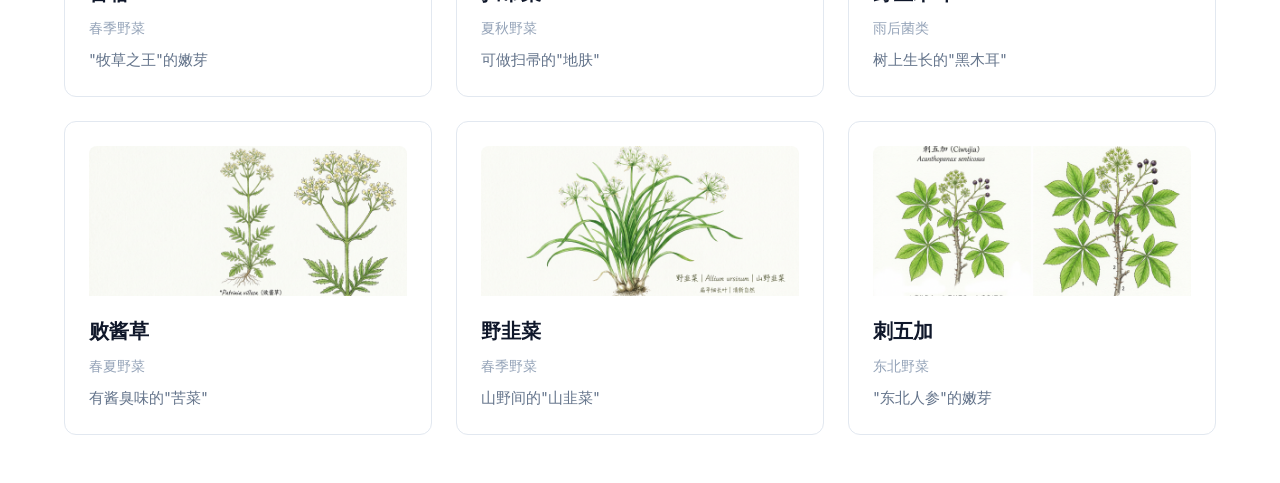
<file: roots.html>
<!DOCTYPE html>
<html lang="zh-CN">
<head>
  <meta charset="UTF-8">
  <meta name="viewport" content="width=device-width, initial-scale=1.0">
  <title>野菜索引 - 野菜识别与采食指南</title>
  <meta name="description" content="浏览和搜索30种常见野菜的完整索引">
  <link rel="icon" href="data:image/svg+xml,<svg xmlns='http://www.w3.org/2000/svg' viewBox='0 0 100 100'><text y='.9em' font-size='90'>🌿</text></svg>">
  <link rel="manifest" href="/manifest.json">
  <meta name="theme-color" content="#FBBF24">
  <link rel="preconnect" href="https://fonts.googleapis.com">
  <link rel="preconnect" href="https://fonts.gstatic.com" crossorigin>
  <link href="https://fonts.googleapis.com/css2?family=Inter:wght@300;400;500;600;700&display=swap" rel="stylesheet">
  <link rel="stylesheet" href="css/minimal.css">
</head>
<body>
  <nav class="nav">
    <div class="nav-container">
      <div class="nav-logo">野菜指南</div>
      <div class="nav-links">
        <a href="index.html" class="nav-link">首页</a>
        <a href="learn.html" class="nav-link">学习</a>
        <a href="flashcard.html" class="nav-link">闪卡</a>
        <a href="roots.html" class="nav-link active">索引</a>
        <a href="progress.html" class="nav-link">进度</a>
      </div>
    </div>
  </nav>

  <div class="index-container">
    <div class="container">
      <div class="index-header">
        <h1 class="index-title">野菜索引</h1>
        <div class="index-search">
          <input type="text" class="search-input" id="searchInput" placeholder="搜索野菜名称或分类...">
        </div>
      </div>

      <div class="index-grid" id="indexGrid"></div>
    </div>
  </div>

  <script src="js/wordData.js"></script>
  <script src="js/storage.js"></script>
  <script>
    (function() {
      try {
        const indexGrid = document.getElementById('indexGrid');
        const searchInput = document.getElementById('searchInput');

        function renderIndex(filter = '') {
          if (!indexGrid || !WordRoots) return;

          indexGrid.innerHTML = '';

          const filtered = WordRoots.filter(item => {
            const searchTerm = filter.toLowerCase();
            return item.root.toLowerCase().includes(searchTerm) ||
                   item.origin.toLowerCase().includes(searchTerm) ||
                   item.meaning.toLowerCase().includes(searchTerm);
          });

          if (filtered.length === 0) {
            indexGrid.innerHTML = '<p style="grid-column: 1/-1; text-align: center; color: var(--color-text-secondary);">没有找到匹配的野菜</p>';
            return;
          }

          filtered.forEach(item => {
            const card = document.createElement('a');
            card.className = 'index-card';
            card.href = `root-detail.html?id=${item.id}`;

            const isMastered = ProgressStorage && ProgressStorage.isMastered(item.id);
            const masteredBadge = isMastered ? ' <span style="color: #10B981;">✓</span>' : '';

            const imageHtml = item.image ? `<img src="${item.image}" alt="${item.root}" style="width: 100%; height: 150px; object-fit: cover; border-radius: 8px 8px 0 0; margin-bottom: 12px;">` : '';
            
            card.innerHTML = `
              ${imageHtml}
              <div class="index-card-title">${item.root}${masteredBadge}</div>
              <div class="index-card-category">${item.origin}</div>
              <div class="index-card-meaning">${item.meaning}</div>
            `;

            indexGrid.appendChild(card);
          });
        }

        if (searchInput) {
          searchInput.addEventListener('input', (e) => {
            renderIndex(e.target.value);
          });
        }

        // 初始渲染
        renderIndex();
      } catch (error) {
        console.error('Index page error:', error);
      }
    })();
  </script>
</body>
</html>
</file>
<file: css/minimal.css>
/* ==================== */
/* 野菜识别与采食指南 - 样式系统 */
/* ==================== */

/* CSS变量 */
:root {
  /* 主色 */
  --color-accent: #FBBF24;
  --color-accent-dark: #F59E0B;

  /* 文字 */
  --color-text: #0F172A;
  --color-text-secondary: #64748B;
  --color-text-tertiary: #94A3B8;

  /* 背景 */
  --color-bg: #FFFFFF;
  --color-bg-secondary: #F8FAFC;
  --color-bg-hover: #F8FAFC;

  /* 边框 */
  --color-border: #E2E8F0;

  /* 间距 */
  --space-xs: 4px;
  --space-sm: 8px;
  --space-md: 16px;
  --space-lg: 24px;
  --space-xl: 32px;
  --space-2xl: 48px;
  --space-3xl: 64px;
  --space-4xl: 96px;

  /* 阴影 */
  --shadow-sm: 0 1px 2px 0 rgba(0, 0, 0, 0.02);
  --shadow-md: 0 2px 8px 0 rgba(0, 0, 0, 0.04);
  --shadow-lg: 0 4px 16px 0 rgba(0, 0, 0, 0.06);

  /* 圆角 */
  --radius: 8px;
  --radius-lg: 12px;

  /* 过渡 */
  --transition: 200ms cubic-bezier(0.4, 0, 0.2, 1);

  /* 字体 */
  --font-family: 'Inter', -apple-system, BlinkMacSystemFont, 'Segoe UI', sans-serif;
}

/* 基础重置 */
* {
  margin: 0;
  padding: 0;
  box-sizing: border-box;
}

body {
  font-family: var(--font-family);
  color: var(--color-text);
  background: var(--color-bg);
  font-size: 16px;
  line-height: 1.6;
  -webkit-font-smoothing: antialiased;
  -moz-osx-font-smoothing: grayscale;
}

/* 容器 */
.container {
  max-width: 1200px;
  margin: 0 auto;
  padding: 0 var(--space-lg);
}

/* 导航栏 */
.nav {
  border-bottom: 1px solid var(--color-border);
  padding: var(--space-md) 0;
  background: white;
  position: sticky;
  top: 0;
  z-index: 100;
}

.nav-container {
  display: flex;
  justify-content: space-between;
  align-items: center;
  max-width: 1200px;
  margin: 0 auto;
  padding: 0 var(--space-lg);
}

.nav-logo {
  font-size: 1.25rem;
  font-weight: 700;
  color: var(--color-text);
}

.nav-links {
  display: flex;
  gap: var(--space-xl);
}

.nav-link {
  color: var(--color-text-secondary);
  text-decoration: none;
  font-weight: 500;
  transition: var(--transition);
}

.nav-link:hover,
.nav-link.active {
  color: var(--color-text);
}

/* Hero 区 */
.hero {
  padding: var(--space-4xl) 0;
  text-align: center;
}

.hero-title {
  font-size: 3rem;
  font-weight: 700;
  line-height: 1.2;
  margin-bottom: var(--space-lg);
  display: flex;
  flex-direction: column;
  gap: var(--space-sm);
}

.hero-title-line {
  display: block;
}

.hero-subtitle {
  font-size: 1.25rem;
  color: var(--color-text-secondary);
  margin-bottom: var(--space-2xl);
  max-width: 600px;
  margin-left: auto;
  margin-right: auto;
}

/* 动画演示区 */
.demo-section {
  margin: var(--space-2xl) auto;
  max-width: 500px;
}

.demo-card {
  background: white;
  border: 2px solid var(--color-accent);
  border-radius: var(--radius-lg);
  padding: var(--space-2xl);
  transition: opacity 300ms ease;
}

.demo-root {
  font-size: 2rem;
  font-weight: 600;
  margin-bottom: var(--space-md);
  color: var(--color-text);
}

.demo-meaning {
  font-size: 1.125rem;
  color: var(--color-text-secondary);
}

/* CTA 按钮 */
.hero-cta {
  display: flex;
  gap: var(--space-md);
  justify-content: center;
  flex-wrap: wrap;
}

/* 按钮 */
.btn {
  padding: 12px 24px;
  border-radius: var(--radius);
  font-weight: 600;
  transition: var(--transition);
  cursor: pointer;
  border: none;
  text-decoration: none;
  display: inline-block;
  font-size: 1rem;
}

.btn-primary {
  background: var(--color-accent);
  color: var(--color-text);
}

.btn-primary:hover {
  transform: translateY(-2px);
  box-shadow: 0 4px 12px rgba(251, 191, 36, 0.3);
  background: var(--color-accent-dark);
}

.btn-secondary {
  background: white;
  color: var(--color-text);
  border: 2px solid var(--color-border);
}

.btn-secondary:hover {
  border-color: var(--color-accent);
  transform: translateY(-2px);
}

.btn-large {
  padding: 16px 32px;
  font-size: 1.125rem;
}

/* 统计卡片 */
.stats {
  padding: var(--space-2xl) 0;
  background: var(--color-bg-secondary);
}

.stats-grid {
  display: grid;
  grid-template-columns: repeat(auto-fit, minmax(200px, 1fr));
  gap: var(--space-lg);
}

.stat-card {
  text-align: center;
  padding: var(--space-xl);
  background: white;
  border-radius: var(--radius-lg);
  border: 1px solid var(--color-border);
}

.stat-value {
  font-size: 2.5rem;
  font-weight: 700;
  color: var(--color-accent);
  margin-bottom: var(--space-sm);
}

.stat-label {
  color: var(--color-text-secondary);
  font-size: 1rem;
}

/* 底部 */
.footer {
  padding: var(--space-3xl) 0;
  text-align: center;
}

.footer-tagline {
  font-size: 1.5rem;
  font-weight: 600;
  margin-bottom: var(--space-md);
}

.footer-description {
  color: var(--color-text-secondary);
  max-width: 800px;
  margin: 0 auto var(--space-xl);
  line-height: 1.8;
}

.footer-credit {
  color: var(--color-text-tertiary);
  font-size: 0.875rem;
}

.footer-credit a {
  color: var(--color-accent-dark);
  text-decoration: none;
  font-weight: 600;
}

.footer-credit a:hover {
  text-decoration: underline;
}

/* 卡片 */
.card {
  background: white;
  border: 1px solid var(--color-border);
  border-radius: var(--radius-lg);
  padding: var(--space-lg);
  transition: var(--transition);
}

.card:hover {
  border-color: var(--color-accent);
  box-shadow: var(--shadow-md);
}

/* 学习页面 */
.learn-container {
  max-width: 800px;
  margin: var(--space-2xl) auto;
  padding: 0 var(--space-lg);
}

.learn-card {
  background: white;
  border: 1px solid var(--color-border);
  border-radius: var(--radius-lg);
  padding: var(--space-2xl);
  margin-bottom: var(--space-xl);
}

.learn-header {
  margin-bottom: var(--space-xl);
  padding-bottom: var(--space-lg);
  border-bottom: 1px solid var(--color-border);
}

.learn-title {
  font-size: 2rem;
  font-weight: 700;
  margin-bottom: var(--space-sm);
}

.learn-category {
  color: var(--color-text-secondary);
  font-size: 0.875rem;
}

.learn-meaning {
  font-size: 1.125rem;
  color: var(--color-accent-dark);
  margin-bottom: var(--space-lg);
  font-weight: 600;
}

.learn-description {
  color: var(--color-text-secondary);
  line-height: 1.8;
  margin-bottom: var(--space-xl);
}

.learn-examples {
  margin-top: var(--space-xl);
}

.learn-examples-title {
  font-size: 1.25rem;
  font-weight: 600;
  margin-bottom: var(--space-md);
}

.example-item {
  background: var(--color-bg-secondary);
  padding: var(--space-md);
  border-radius: var(--radius);
  margin-bottom: var(--space-md);
}

.example-word {
  font-weight: 600;
  color: var(--color-text);
  margin-bottom: var(--space-xs);
}

.example-explanation {
  color: var(--color-text-secondary);
  font-size: 0.9375rem;
  line-height: 1.6;
}

.learn-nav {
  display: flex;
  justify-content: space-between;
  gap: var(--space-md);
  margin-top: var(--space-xl);
}

.btn-nav {
  flex: 1;
  text-align: center;
}

.learn-progress {
  text-align: center;
  color: var(--color-text-secondary);
  margin-bottom: var(--space-md);
}

/* 闪卡 */
.flashcard-container {
  max-width: 600px;
  margin: var(--space-2xl) auto;
  padding: 0 var(--space-lg);
}

.flashcard {
  perspective: 1000px;
  min-height: 400px;
  margin-bottom: var(--space-xl);
}

.flashcard-inner {
  position: relative;
  width: 100%;
  height: 400px;
  transition: transform 0.6s;
  transform-style: preserve-3d;
}

.flashcard.flipped .flashcard-inner {
  transform: rotateY(180deg);
}

.flashcard-front,
.flashcard-back {
  position: absolute;
  width: 100%;
  height: 100%;
  backface-visibility: hidden;
  background: white;
  border: 2px solid var(--color-border);
  border-radius: var(--radius-lg);
  padding: var(--space-2xl);
  display: flex;
  flex-direction: column;
  justify-content: center;
  align-items: center;
  text-align: center;
}

.flashcard-back {
  transform: rotateY(180deg);
}

.flashcard-root {
  font-size: 2.5rem;
  font-weight: 700;
  margin-bottom: var(--space-md);
}

.flashcard-category {
  color: var(--color-text-secondary);
  margin-bottom: var(--space-lg);
}

.flashcard-meaning {
  font-size: 1.25rem;
  color: var(--color-accent-dark);
  margin-bottom: var(--space-md);
}

.flashcard-description {
  color: var(--color-text-secondary);
  line-height: 1.6;
}

.flashcard-controls {
  display: flex;
  gap: var(--space-md);
  justify-content: center;
}

.flashcard-hint {
  text-align: center;
  color: var(--color-text-tertiary);
  font-size: 0.875rem;
  margin-top: var(--space-md);
}

/* 索引页面 */
.index-container {
  padding: var(--space-2xl) 0;
}

.index-header {
  margin-bottom: var(--space-xl);
  text-align: center;
}

.index-title {
  font-size: 2.5rem;
  font-weight: 700;
  margin-bottom: var(--space-md);
}

.index-search {
  max-width: 500px;
  margin: 0 auto var(--space-lg);
}

.search-input {
  width: 100%;
  padding: var(--space-md);
  border: 2px solid var(--color-border);
  border-radius: var(--radius);
  font-size: 1rem;
  transition: var(--transition);
}

.search-input:focus {
  outline: none;
  border-color: var(--color-accent);
}

.index-grid {
  display: grid;
  grid-template-columns: repeat(auto-fill, minmax(300px, 1fr));
  gap: var(--space-lg);
}

.index-card {
  background: white;
  border: 1px solid var(--color-border);
  border-radius: var(--radius-lg);
  padding: var(--space-lg);
  transition: var(--transition);
  cursor: pointer;
  text-decoration: none;
  color: inherit;
  display: block;
}

.index-card:hover {
  border-color: var(--color-accent);
  transform: translateY(-2px);
  box-shadow: var(--shadow-md);
}

.index-card-title {
  font-size: 1.25rem;
  font-weight: 600;
  margin-bottom: var(--space-sm);
}

.index-card-category {
  color: var(--color-text-tertiary);
  font-size: 0.875rem;
  margin-bottom: var(--space-sm);
}

.index-card-meaning {
  color: var(--color-text-secondary);
  font-size: 0.9375rem;
}

/* 进度页面 */
.progress-container {
  max-width: 800px;
  margin: var(--space-2xl) auto;
  padding: 0 var(--space-lg);
}

.progress-stats {
  display: grid;
  grid-template-columns: repeat(auto-fit, minmax(200px, 1fr));
  gap: var(--space-lg);
  margin-bottom: var(--space-2xl);
}

.progress-stat-card {
  background: white;
  border: 1px solid var(--color-border);
  border-radius: var(--radius-lg);
  padding: var(--space-xl);
  text-align: center;
}

.progress-stat-value {
  font-size: 3rem;
  font-weight: 700;
  color: var(--color-accent);
  margin-bottom: var(--space-sm);
}

.progress-stat-label {
  color: var(--color-text-secondary);
}

.progress-section {
  margin-bottom: var(--space-2xl);
}

.progress-section-title {
  font-size: 1.5rem;
  font-weight: 600;
  margin-bottom: var(--space-md);
}

.mastered-list {
  display: grid;
  grid-template-columns: repeat(auto-fill, minmax(250px, 1fr));
  gap: var(--space-md);
}

.mastered-item {
  background: var(--color-bg-secondary);
  padding: var(--space-md);
  border-radius: var(--radius);
  font-weight: 500;
}

/* 响应式 */
@media (max-width: 768px) {
  .hero-title {
    font-size: 2rem;
  }

  .hero-subtitle {
    font-size: 1rem;
  }

  .nav-links {
    gap: var(--space-md);
  }

  .nav-link {
    font-size: 0.875rem;
  }

  .stats-grid {
    grid-template-columns: 1fr;
  }

  .index-grid {
    grid-template-columns: 1fr;
  }

  .learn-nav {
    flex-direction: column;
  }
}

/* 测试题 */
.quiz-section {
  margin-top: var(--space-2xl);
  padding: var(--space-xl);
  background: var(--color-bg-secondary);
  border-radius: var(--radius-lg);
}

.quiz-title {
  font-size: 1.25rem;
  font-weight: 600;
  margin-bottom: var(--space-md);
}

.quiz-question {
  color: var(--color-text-secondary);
  margin-bottom: var(--space-lg);
}

.quiz-options {
  display: flex;
  flex-direction: column;
  gap: var(--space-sm);
}

.quiz-option {
  padding: var(--space-md);
  background: white;
  border: 2px solid var(--color-border);
  border-radius: var(--radius);
  cursor: pointer;
  transition: var(--transition);
}

.quiz-option:hover {
  border-color: var(--color-accent);
}

.quiz-option.correct {
  border-color: #10B981;
  background: #D1FAE5;
}

.quiz-option.incorrect {
  border-color: #EF4444;
  background: #FEE2E2;
}

.quiz-feedback {
  margin-top: var(--space-md);
  padding: var(--space-md);
  border-radius: var(--radius);
  font-weight: 500;
}

.quiz-feedback.correct {
  background: #D1FAE5;
  color: #065F46;
}

.quiz-feedback.incorrect {
  background: #FEE2E2;
  color: #991B1B;
}

/* 详情页 */
.detail-container {
  max-width: 900px;
  margin: var(--space-2xl) auto;
  padding: 0 var(--space-lg);
}

.detail-card {
  background: white;
  border: 1px solid var(--color-border);
  border-radius: var(--radius-lg);
  padding: var(--space-2xl);
}

.detail-header {
  margin-bottom: var(--space-2xl);
  padding-bottom: var(--space-lg);
  border-bottom: 2px solid var(--color-border);
}

.detail-title {
  font-size: 2.5rem;
  font-weight: 700;
  margin-bottom: var(--space-sm);
}

.detail-category {
  color: var(--color-text-secondary);
  font-size: 1rem;
}

.detail-meaning {
  font-size: 1.5rem;
  color: var(--color-accent-dark);
  font-weight: 600;
  margin-bottom: var(--space-xl);
}

.detail-description {
  color: var(--color-text-secondary);
  line-height: 1.8;
  font-size: 1.125rem;
  margin-bottom: var(--space-2xl);
}

.detail-section {
  margin-bottom: var(--space-2xl);
}

.detail-section-title {
  font-size: 1.5rem;
  font-weight: 600;
  margin-bottom: var(--space-md);
}

.back-link {
  display: inline-block;
  margin-top: var(--space-xl);
  color: var(--color-accent-dark);
  text-decoration: none;
  font-weight: 600;
}

.back-link:hover {
  text-decoration: underline;
}
</file>
